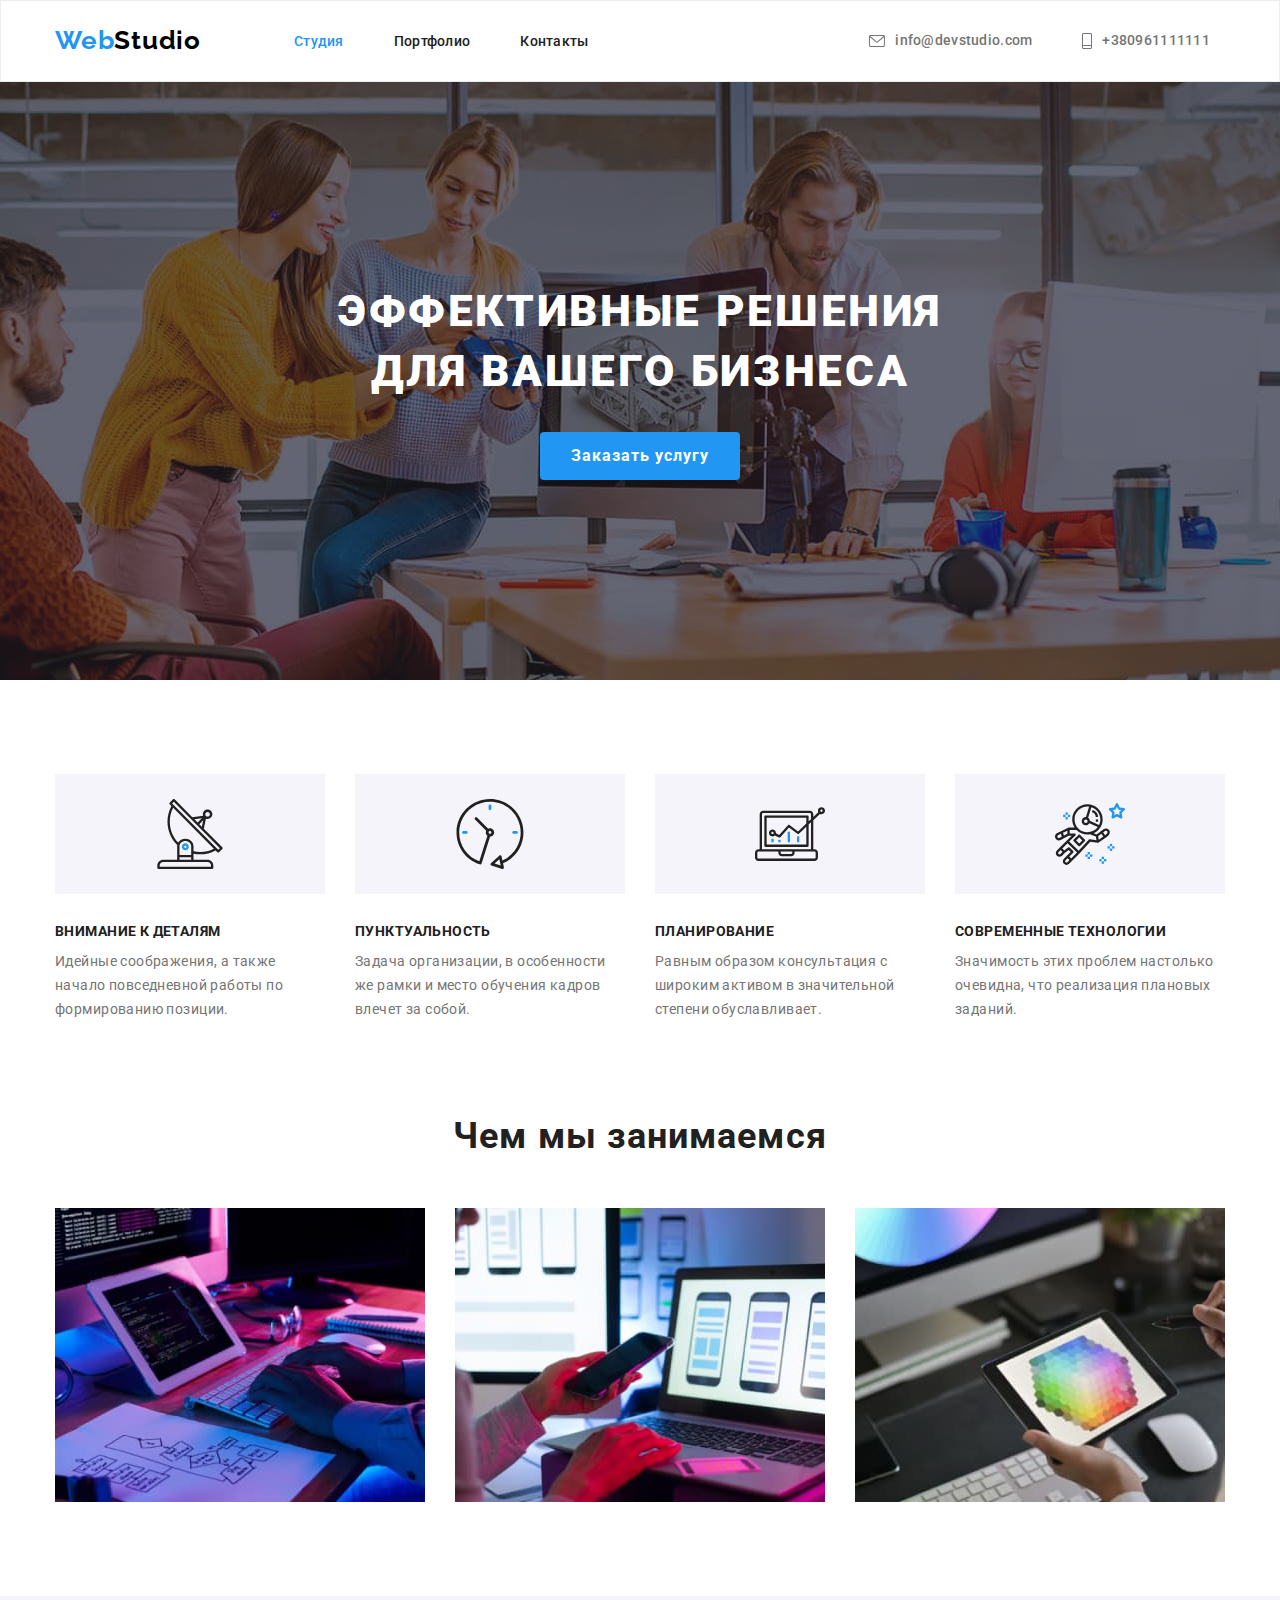
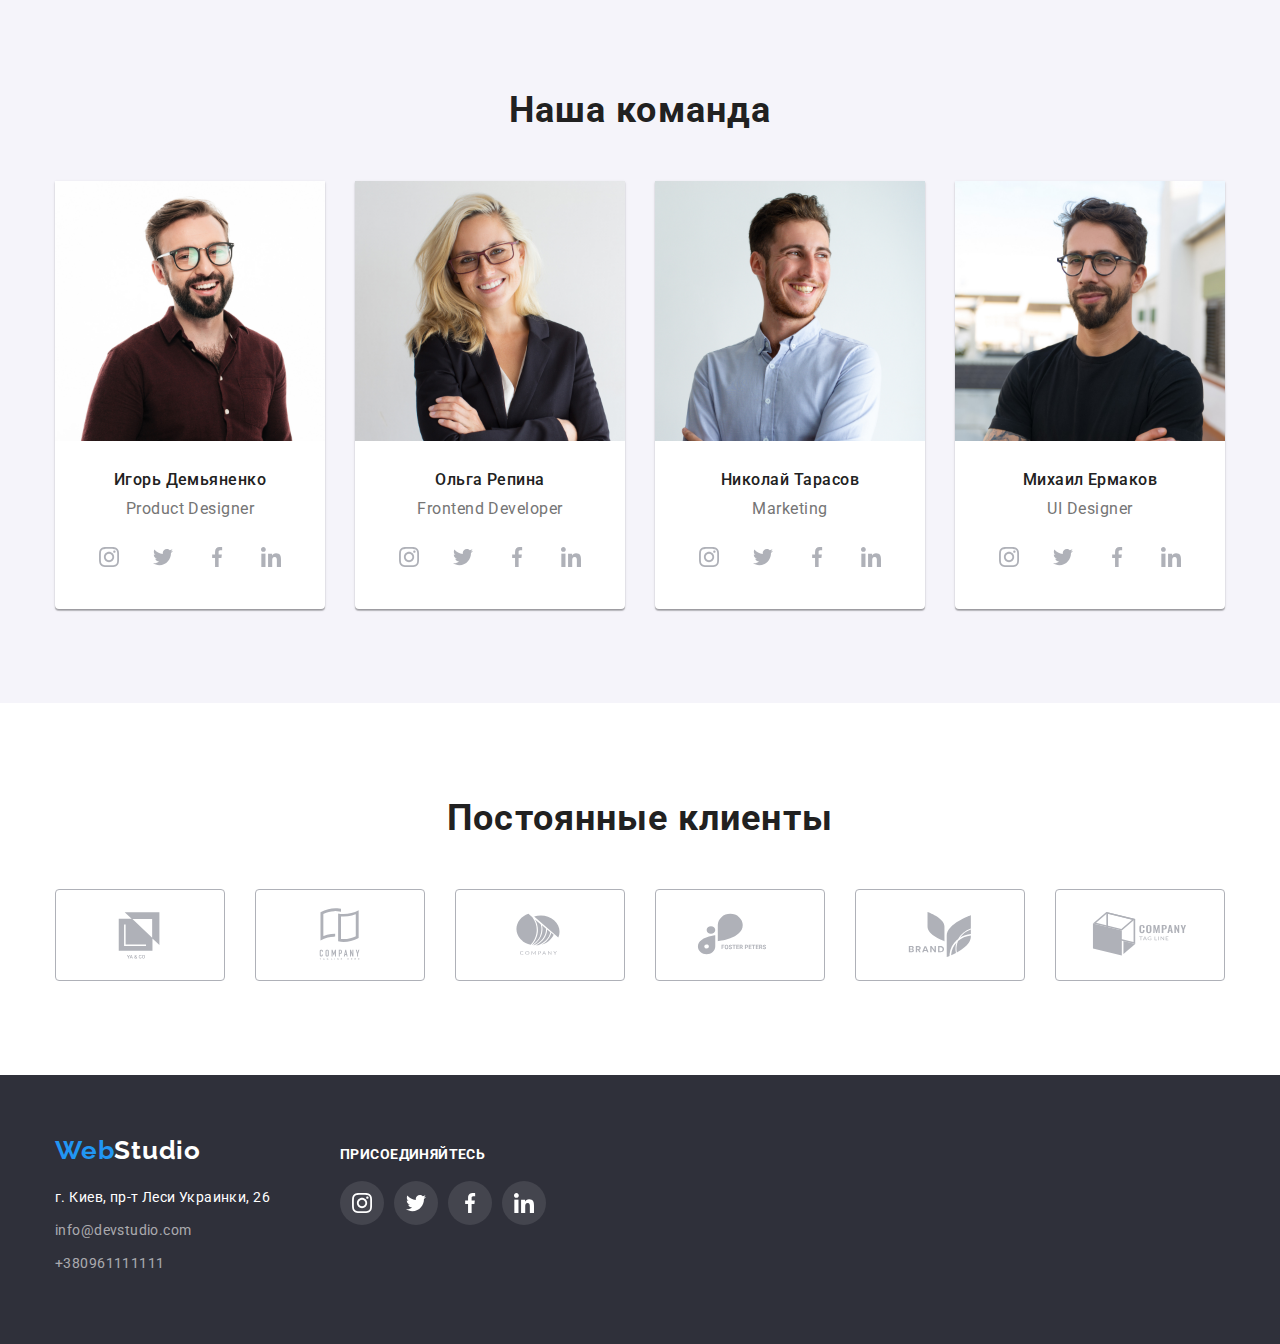
<file: index.html>
<!DOCTYPE html>
<html lang="ru">
<head>
    <meta charset="UTF-8">
    <meta http-equiv="X-UA-Compatible" content="IE=edge">
    <meta name="viewport" content="width=device-width, initial-scale=1.0">
    <title>Студия</title>
    <link href="https://fonts.googleapis.com/css2?family=Raleway:wght@700&family=Roboto:wght@400;500;700;900&display=swap" rel="stylesheet">
    <link rel="stylesheet" href="https://cdnjs.cloudflare.com/ajax/libs/modern-normalize/1.1.0/modern-normalize.css">
    <link rel="stylesheet" href="./css/reset.css">
    <link rel="stylesheet" href="./css/styles.css">
</head>
<body>
    <header class="page-header">
            <nav class="container main-nav">
                    <a href="/" class="logo-header">
                        <span class="accent">Web</span>Studio
                    </a> 
                <ul class="site-nav list">
                    <li class="item"><a class="link current" href="">Студия</a></li>
                    <li class="item"><a class="link" href="./portfolio.html">Портфолио</a></li>
                    <li class="item"><a class="link" href="">Контакты</a></li>
                </ul>
        
                <div class="container contacts-nav">
                    <ul class="contacts list">  
                        <li class="item-mail">
                            
                                <a class="item-mail-link" href="mailto:info@devstudio.com">info@devstudio.com
                                <svg class="item-mail-icon" width="16px" height="12px">
                                    <use href="./img/icons.svg#icon-mail"></use>
                                </svg>
                                </a>
                            
                        </li>
                        <li class="item-phone">
                                 <a class="item-phone-link" href="tel:+380961111111">+380961111111
                                <svg class="item-phone-icon" width="10px" height="16px">
                                    <use href="./img/icons.svg#icon-tel"></use>
                                </svg>
                                </a>
                            
                        </li>
                    </ul>
                </div>
            </nav>
    </header>
    <!-------------- ГЕРОЙ ------------------------------------------------------------>
 <main>
        <section class="hero">
            <div class="container container-hero">
                <h1 class="hero-title">ЭФФЕКТИВНЫЕ РЕШЕНИЯ ДЛЯ ВАШЕГО БИЗНЕСА</h1>
                <button type="button" class="button-hero">Заказать услугу</button>
            </div>
        </section>
    <!-------------- НАШИ ПРЕИМУЩЕСТВА ---------------------------------------------------------------------->
        <section class="section-benefits">
            <div class="container container-benefits">
            <ul class="benefits list">
                <li class="item">
                    <div class="benefits-logo">
                        <svg class="" width="70px" height="70px">
                            <use href="./img/icons.svg#icon-antenna"></use>
                        </svg>
                    </div>
                    <h3 class="title">ВНИМАНИЕ К ДЕТАЛЯМ</h3>
                    <p class="text">Идейные соображения, а также начало повседневной работы по формированию позиции.</p>
                </li>
                <li class="item">
                    <div class="benefits-logo">
                        <svg class="" width="70px" height="70px">
                            <use href="./img/icons.svg#icon-clock"></use>
                        </svg>
                    </div>
                    <h3 class="title">ПУНКТУАЛЬНОСТЬ</h3>
                    <p class="text">Задача организации, в особенности же рамки и место обучения кадров влечет за собой.</p>
                </li>
                <li class="item">
                    <div class="benefits-logo">
                        <svg class="" width="70px" height="70px">
                            <use href="./img/icons.svg#icon-diagram"></use>
                        </svg>
                    </div>
                    <h3 class="title">ПЛАНИРОВАНИЕ</h3>
                    <p class="text">Равным образом консультация с широким активом в значительной степени обуславливает.</p>
                </li>
                <li class="item">
                    <div class="benefits-logo">
                        <svg class="" width="70px" height="70px">
                            <use href="./img/icons.svg#icon-astronaut"></use>
                        </svg>
                    </div>
                    <h3 class="title">СОВРЕМЕННЫЕ ТЕХНОЛОГИИ</h3>
                    <p class="text">Значимость этих проблем настолько очевидна, что реализация плановых заданий.</p>
                </li>
            </ul>
            </div>
        </section>
        <!--  ЧЕМ МЫ ЗАНИМАЕМСЯ------------------------------------------------------------------------>
        <section class="section-photo">
            <div class="container container-photo">
                <h2 class="heading">Чем мы занимаемся</h2>
                    <ul class="photo list">
                        <li class="item">
                            <img src="./img/computer.jpeg" class="link" alt="Компьютер" width="370">
                        </li>
                        <li class="item">
                            <img src="./img/cellphone.jpeg" class="link" alt="Телефон" width="370">
                        </li>
                        <li class="item">
                            <img src="./img/tablet.jpeg" class="link" alt="Планшет" width="370">
                        </li>
                    </ul>
             </div>
        </section>
        <!-- НАША КОМАНДА---------------------------------------------------------------------- -->
        <section class="section-team">
            <div class="container main-team">
                <h2 class="heading">Наша команда</h2>
                    <ul class="team list">
                        <li class="item">
                            <img src="./img/igordemjanenko.jpeg" class="link" alt="IgorDemjanenko" width="270">
                            <div class="text-block">
                                <h3 class="title">Игорь Демьяненко</h3>
                                <p class="text">Product Designer</p>
                                <ul class="team-social-list list">
                                    <li class="team-socail-item">
                                        <a href="" class="team-social-link">
                                            <svg class="team-social-icon" width="20px" height="20px">
                                                <use href="./img/icons.svg#icon-instagram"></use>
                                            </svg>
                                        </a>
                                    </li>
                                    <li class="team-socail-item">
                                        <a href="" class="team-social-link">
                                            <svg class="team-social-icon" width="20px" height="20px">
                                                <use href="./img/icons.svg#icon-twitter"></use>
                                            </svg>
                                        </a>
                                    </li>
                                    <li class="team-socail-item">
                                        <a href="" class="team-social-link">
                                            <svg class="team-social-icon" width="20px" height="20px">
                                                <use href="./img/icons.svg#icon-facebook"></use>
                                            </svg>
                                        </a>
                                    </li>
                                    <li class="team-socail-item">
                                        <a href="" class="team-social-link">
                                            <svg class="team-social-icon" width="20px" height="20px">
                                                <use href="./img/icons.svg#icon-linkedin"></use>
                                            </svg>
                                        </a>
                                    </li>
                                </ul>
                            </div>
                        </li>
                        <li class="item">
                            <img src="./img/olgarepina.jpeg" class="link" alt="OlgaRepina" width="270">
                            <div class="text-block">
                                <h3 class="title">Ольга Репина</h3>
                                <p class="text">Frontend Developer</p>
                                <ul class="team-social-list list">
                                    <li class="team-socail-item">
                                        <a href="" class="team-social-link">
                                            <svg class="team-social-icon" width="20px" height="20px">
                                                <use href="./img/icons.svg#icon-instagram"></use>
                                            </svg>
                                        </a>
                                    </li>
                                    <li class="team-socail-item">
                                        <a href="" class="team-social-link">
                                            <svg class="team-social-icon" width="20px" height="20px">
                                                <use href="./img/icons.svg#icon-twitter"></use>
                                            </svg>
                                        </a>
                                    </li>
                                    <li class="team-socail-item">
                                        <a href="" class="team-social-link">
                                            <svg class="team-social-icon" width="20px" height="20px">
                                                <use href="./img/icons.svg#icon-facebook"></use>
                                            </svg>
                                        </a>
                                    </li>
                                    <li class="team-socail-item">
                                        <a href="" class="team-social-link">
                                            <svg class="team-social-icon" width="20px" height="20px">
                                                <use href="./img/icons.svg#icon-linkedin"></use>
                                            </svg>
                                        </a>
                                    </li>
                                </ul>
                            </div>
                        </li>
                        <li class="item">
                            <img src="./img/nikolaytarasov.jpeg" class="link" alt="NikolayTarasov" width="270">
                            <div class="text-block">
                                <h3 class="title">Николай Тарасов</h3>
                                <p class="text">Marketing</p>
                                <ul class="team-social-list list">
                                    <li class="team-socail-item">
                                        <a href="" class="team-social-link">
                                            <svg class="team-social-icon" width="20px" height="20px">
                                                <use href="./img/icons.svg#icon-instagram"></use>
                                            </svg>
                                        </a>
                                    </li>
                                    <li class="team-socail-item">
                                        <a href="" class="team-social-link">
                                            <svg class="team-social-icon" width="20px" height="20px">
                                                <use href="./img/icons.svg#icon-twitter"></use>
                                            </svg>
                                        </a>
                                    </li>
                                    <li class="team-socail-item">
                                        <a href="" class="team-social-link">
                                            <svg class="team-social-icon" width="20px" height="20px">
                                                <use href="./img/icons.svg#icon-facebook"></use>
                                            </svg>
                                        </a>
                                    </li>
                                    <li class="team-socail-item">
                                        <a href="" class="team-social-link">
                                            <svg class="team-social-icon" width="20px" height="20px">
                                                <use href="./img/icons.svg#icon-linkedin"></use>
                                            </svg>
                                        </a>
                                    </li>
                                </ul>
                            </div>
                        </li>
                        <li class="item">
                            <img src="./img/mikhailermakov.jpeg" class="link" alt="MikhailErmakov" width="270">
                            <div class="text-block">
                                <h3 class="title">Михаил Ермаков</h3>
                                <p class="text">UI Designer</p>
                                <ul class="team-social-list list">
                                    <li class="team-socail-item">
                                        <a href="" class="team-social-link">
                                            <svg class="team-social-icon" width="20px" height="20px">
                                                <use href="./img/icons.svg#icon-instagram"></use>
                                            </svg>
                                        </a>
                                    </li>
                                    <li class="team-socail-item">
                                        <a href="" class="team-social-link">
                                            <svg class="team-social-icon" width="20px" height="20px">
                                                <use href="./img/icons.svg#icon-twitter"></use>
                                            </svg>
                                        </a>
                                    </li>
                                    <li class="team-socail-item">
                                        <a href="" class="team-social-link">
                                            <svg class="team-social-icon" width="20px" height="20px">
                                                <use href="./img/icons.svg#icon-facebook"></use>
                                            </svg>
                                        </a>
                                    </li>
                                    <li class="team-socail-item">
                                        <a href="" class="team-social-link">
                                            <svg class="team-social-icon" width="20px" height="20px">
                                                <use href="./img/icons.svg#icon-linkedin"></use>
                                            </svg>
                                        </a>
                                    </li>
                                </ul>
                            </div>
                        </li>
                    </ul>
            </div>
        </section>   
</main>
<!---------------ПОСТОЯННЫЕ КЛИЕНТЫ------------------------------------------------------------------------------------------------>
<section class="section-clients">
    <div class="container-clients">
        <h2 class="heading">Постоянные клиенты</h2>
        <ul class="clients list">     
                <li class="clients-item">
                        <a href="" class="clients-link">
                            <svg class="clients-icon" width="106px" height="60px">
                                <use href="./img/icons.svg#icon-Logo-1"></use>
                            </svg>
                        </a>  
                </li>    
                <li class="clients-item">
                        <a href="" class="clients-link">
                            <svg class="clients-icon" width="106px" height="60px">
                                <use href="./img/icons.svg#icon-Logo-2"></use>
                            </svg>
                        </a>
                </li> 
                <li class="clients-item">
                        <a href="" class="clients-link">
                            <svg class="clients-icon" width="106px" height="60px">
                                <use href="./img/icons.svg#icon-Logo-3"></use>
                            </svg>
                        </a>
                </li>
                <li class="clients-item"> 
                        <a href="" class="clients-link">
                            <svg class="clients-icon" width="106px" height="60px">
                                <use href="./img/icons.svg#icon-Logo-4"></use>
                            </svg>
                        </a>    
                </li>
                <li class="clients-item">
                        <a href="" class="clients-link">
                            <svg class="clients-icon" width="106px" height="60px">
                                <use href="./img/icons.svg#icon-Logo-5"></use>
                            </svg>
                        </a>
                </li>
                <li class="clients-item">
                        <a href="" class="clients-link">
                            <svg class="clients-icon" width="106px" height="60px">
                                <use href="./img/icons.svg#icon-Logo-6"></use>
                            </svg>
                        </a>
                </li>
        </ul>
    </div>
</section>

<!---------------FOOTER------------------------------------------------------------------------------------------------>
<footer class="footer "> 
    <div class="main-footer container">
        <div class=" footer-left">
            <a href="/" class="logo-footer">
                <span class="accent">Web</span>Studio
            </a>
            <address class="address">
                <p><a class="location" href="https://goo.gl/maps/oMh32FFDdAk15GPm8" target="_blank"> г. Киев, пр-т Леси Украинки, 26</a></p>
                <p><a class="item" href="mailto:info@devstudio.com">info@devstudio.com</a></p>
                <p><a class="item" href="tel:+380961111111">+380961111111</a></p>
            </address>
        </div>
        <div class=" footer-right">
            <h3 class="title">ПРИСОЕДИНЯЙТЕСЬ</h3>
            <ul class="footer-list list">
                <li class="item">
                    <a href="" class="footer-right-link">
                    <svg class="footer-right-logo" width="20px" height="20px">
                        <use href="./img/icons.svg#icon-instagram"></use>
                    </svg>
                    </a>
                </li>
                <li class="item">
                    <a href="" class="footer-right-link">
                    <svg class="footer-right-logo" width="20px" height="20px">
                        <use href="./img/icons.svg#icon-twitter"></use>
                    </svg>
                    </a>
                </li>
                <li class="item">
                    <a href="" class="footer-right-link">
                    <svg class="footer-right-logo" width="20px" height="20px">
                        <use href="./img/icons.svg#icon-facebook"></use>
                    </svg>
                    </a>
                </li>
                <li class="item">
                    <a href="" class="footer-right-link">
                    <svg class="footer-right-logo" width="20px" height="20px">
                        <use href="./img/icons.svg#icon-linkedin"></use>
                    </svg>
                    </a>
                </li>
            </ul>
        </div>
    </div>
</footer>
</body>
</html>
</file>
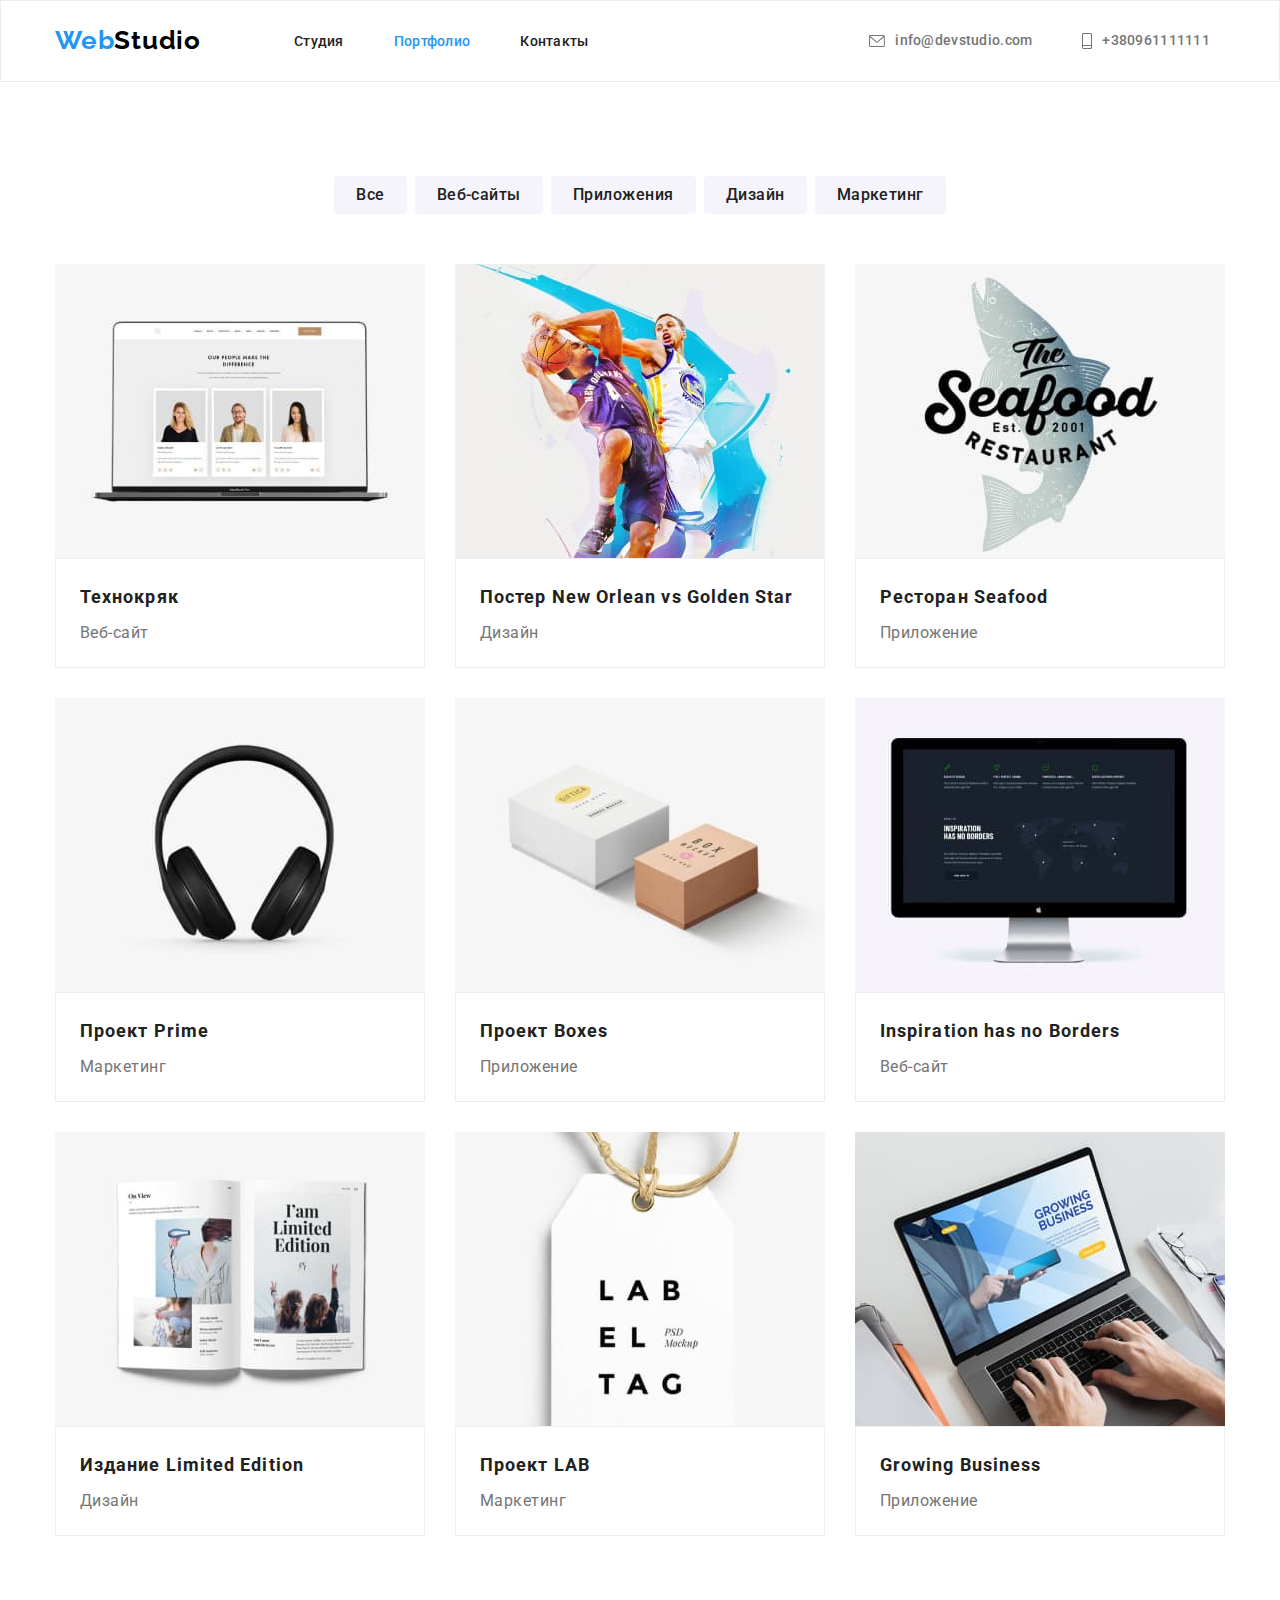
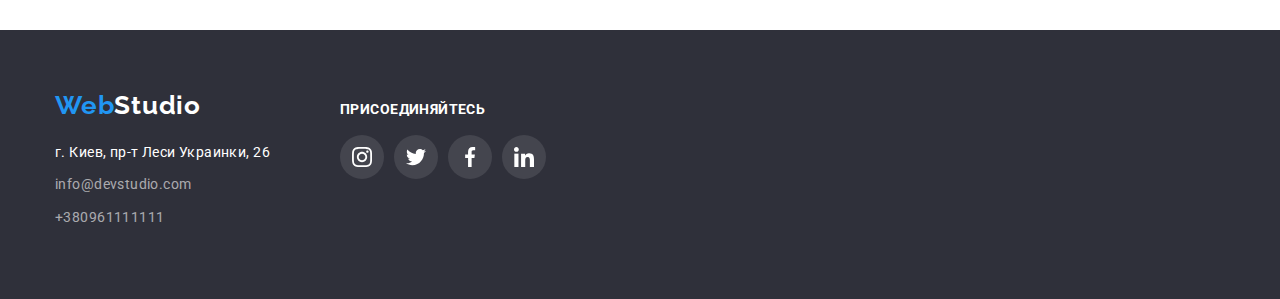
<file: portfolio.html>
<!DOCTYPE html>
<html lang="ru">
<head>
    <meta charset="UTF-8">
    <meta http-equiv="X-UA-Compatible" content="IE=edge">
    <meta name="viewport" content="width=device-width, initial-scale=1.0">
    <title>Портфолио</title>
    <link href="https://fonts.googleapis.com/css2?family=Raleway:wght@700&family=Roboto:wght@400;500;700;900&display=swap" rel="stylesheet">
    <link rel="stylesheet" href="https://cdnjs.cloudflare.com/ajax/libs/modern-normalize/1.1.0/modern-normalize.css">
    <link rel="stylesheet" href="./css/reset.css">
    <link rel="stylesheet" href="./css/styles.css">
    
</head>
<body>
    <header class="page-header">
            <nav class="container main-nav">
                <a href="/" class="logo-header">
                    <span class="accent">Web</span>Studio
                </a>
                <ul class="site-nav list">
                    <li class="item"><a class="link" href="./index.html">Студия</a></li>
                    <li class="item"><a class="link current" href="">Портфолио</a></li>
                    <li class="item"><a class="link" href="">Контакты</a></li>
                </ul>
                <div class="container contacts-nav">
                    <ul class="contacts list">
                        <li class="item-mail">
                
                            <a class="item-mail-link" href="mailto:info@devstudio.com">info@devstudio.com
                                <svg class="item-mail-icon" width="16px" height="12px">
                                    <use href="./img/icons.svg#icon-mail"></use>
                                </svg>
                            </a>
                
                        </li>
                        <li class="item-phone">
                            <a class="item-phone-link" href="tel:+380961111111">+380961111111
                                <svg class="item-phone-icon" width="10px" height="16px">
                                    <use href="./img/icons.svg#icon-tel"></use>
                                </svg>
                            </a>
                
                        </li>
                    </ul>
                </div>
            </nav>
    </header>
    <main>
    <!------- МЕНЮ СЕКЦИИ ПОРТФОЛИО  ---------------------------------------------------------------------->
        <section class="section-portfolio">
                <div class="container container-portfolio">
                    <h2 hidden>Меню секции портфолио</h2>
                    <ul class="filter list">
                        <li class="item">
                            <button class="button">Все</button>
                        </li>
                        <li class="item">
                            <button class="button">Веб-сайты</button>
                        </li>
                        <li class="item">
                            <button class="button">Приложения</button>
                        </li>
                        <li class="item">
                            <button class="button">Дизайн</button>
                        </li>
                        <li class="item">
                            <button class="button">Маркетинг</button>
                        </li>  
                    </ul>
                </div>
             
    <!------------ ПРИМЕРЫ РАБОТ  ------------------------------------------------------------------------------>
            <div class="container work-exemples">
                <ul class="exemples list">
                    <li class="item">
                        <div class="examples-border">
                            <a href="#"><img src="./img/portfolio-technokrjak.jpeg" class="link" width="370" alt="портфолио веб-сайта"></a>
                            <div class="border">
                                <h3 class="title">Технокряк</h3>
                                <p class="text">Веб-сайт</p>
                            </div>
                        </div>
                    </li>
                    <li class="item">
                        <div class="examples-border">
                            <a href="#"><img src="./img/portfolio-poster.jpeg" class="link" width="370" alt="портфолио дизайна постера"></a>
                            <div class="border">
                                <h3 class="title">Постер New Orlean vs Golden Star</h3>
                                <p class="text">Дизайн</p>
                            </div>
                        </div>
                    </li>
                    <li class="item">
                        <div class="examples-border">
                            <a href="#"><img src="./img/portfolio-seafood.jpeg" class="link" width="370" alt="портфолио ресторана"></a>
                            <div class="border">
                                <h3 class="title">Ресторан Seafood</h3>
                                <p class="text">Приложение</p>
                            </div>
                        </div>
                    </li>
                    <li class="item">
                        <div class="examples-border">
                            <a href="#"><img src="./img/portfolio-prime.jpeg" class="link" width="370" alt="портфолио проект прайм"></a>
                            <div class="border">
                                <h3 class="title">Проект Prime</h3>
                                <p class="text">Маркетинг</p>
                            </div>
                        </div>
                    </li>
                    <li class="item">
                        <div class="examples-border">
                            <a href="#"><img src="./img/portfolio-boxes.jpeg" class="link" width="370" alt="портфолио проекта боксес"></a>
                            <div class="border">
                                <h3 class="title">Проект Boxes</h3>
                                <p class="text">Приложение</p>
                            </div>
                        </div>
                    </li>
                    <li class="item">
                        <div class="examples-border">
                            <a href="#"><img src="./img/portfolio-inspiration.jpeg" class="link" width="370" alt="портфолио веб-сайта"></a>
                            <div class="border">
                                <h3 class="title">Inspiration has no Borders</h3>
                                <p class="text">Веб-сайт</p>
                            </div>
                        </div>
                    </li>
                    <li class="item">
                        <div class="examples-border">
                            <a href="#"><img src="./img/portfolio-limitededition.jpeg" class="link" width="370" alt="портфолио дизайна издания"></a>
                            <div class="border">
                                <h3 class="title">Издание Limited Edition</h3>
                                <p class="text">Дизайн</p>
                            </div>
                        </div>
                    </li>
                    <li class="item">
                        <div class="examples-border">
                            <a href="#"><img src="./img/portfolio-lab.jpeg" width="370" class="link" alt="портфолио проекта лаб"></a>
                            <div class="border">
                                <h3 class="title">Проект LAB</h3>
                                <p class="text">Маркетинг</p>
                            </div>
                        </div>
                    </li>
                    <li class="item">
                        <div class="examples-border">
                            <a href="#"><img src="./img/portfolio-growingbusines.jpeg" class="link" width="370" alt="портфолио приложения"></a>
                            <div class="border">
                                <h3 class="title">Growing Business</h3>
                                <p class="text">Приложение</p>
                            </div>
                        </div>
                    </li>
                </ul>
            </div>
        </section>
 </main>
<!---------------FOOTER------------------------------------------------------------------------------------------------>
    <footer class="footer ">
        <div class="main-footer container">
            <div class=" footer-left">
                <a href="/" class="logo-footer">
                    <span class="accent">Web</span>Studio
                </a>
                <address class="address">
                    <p><a class="location" href="https://goo.gl/maps/oMh32FFDdAk15GPm8" target="_blank"> г. Киев, пр-т Леси
                            Украинки, 26</a></p>
                    <p><a class="item" href="mailto:info@devstudio.com">info@devstudio.com</a></p>
                    <p><a class="item" href="tel:+380961111111">+380961111111</a></p>
                </address>
            </div>
            <div class=" footer-right">
                <h3 class="title">ПРИСОЕДИНЯЙТЕСЬ</h3>
                <ul class="footer-list list">
                    <li class="item">
                        <a href="" class="footer-right-link">
                            <svg class="footer-right-logo" width="20px" height="20px">
                                <use href="./img/icons.svg#icon-instagram"></use>
                            </svg>
                        </a>
                    </li>
                    <li class="item">
                        <a href="" class="footer-right-link">
                            <svg class="footer-right-logo" width="20px" height="20px">
                                <use href="./img/icons.svg#icon-twitter"></use>
                            </svg>
                        </a>
                    </li>
                    <li class="item">
                        <a href="" class="footer-right-link">
                            <svg class="footer-right-logo" width="20px" height="20px">
                                <use href="./img/icons.svg#icon-facebook"></use>
                            </svg>
                        </a>
                    </li>
                    <li class="item">
                        <a href="" class="footer-right-link">
                            <svg class="footer-right-logo" width="20px" height="20px">
                                <use href="./img/icons.svg#icon-linkedin"></use>
                            </svg>
                        </a>
                    </li>
                </ul>
            </div>
        </div>
    </footer>
</body>
</html>
</file>
<file: css/styles.css>
:root {
  --primary-title-color: #212121;
  --text-color: #757575;
  --primary-bg-color: #ffffff;
  --accent-color: #2196f3;
}

body {
  background-color: var(--primary-bg-color);
  color: var(--primary-title-color);
  font-family: roboto, sans-serif;
}
.list {
  text-decoration: none;
  list-style: none;
  padding: 0;
  margin: 0;
}
.logo-header {
  display: flex;
  align-items: center;
  padding-top: 24px;
  padding-bottom: 25px;

  color: #000000;
  font-family: raleway, sans-serif;
  font-size: 26px;
  line-height: 1.19;
  letter-spacing: 0.03em;
  font-weight: 700;
  text-decoration: none;
}

.logo-footer {
  display: flex;
  align-items: center;
  margin-bottom: 20px;

  color: #ffffff;
  font-family: raleway, sans-serif;
  font-size: 26px;
  line-height: 1.19;
  letter-spacing: 0.03em;
  font-weight: 700;
  text-decoration: none;
}

.accent {
  color: var(--accent-color);
}
.active-link:hover,
.active-link:focus {
  color: var(--accent-color);
}

.container {
  width: 1200px;
  padding-left: 15px;
  padding-right: 15px;
  margin-left: auto;
  margin-right: auto;
  /* outline: 2px solid tomato; */
}

/* ----------------------НАВИГАЦИЯ------------------------------------------------------------------------------------ */
.page-header {
  border: 1px solid #ececec;
}

.main-nav {
  display: flex;
  align-items: center;
}
.site-nav {
  display: flex;
  align-items: center;
  margin-left: 93px;
}
.site-nav .item {
  margin-right: 50px;
}
.site-nav .item:last-child {
  margin-right: 0;
}

.site-nav .link {
  padding-top: 32px;
  padding-bottom: 32px;

  color: var(--primary-title-color);
  font-weight: 500;
  font-size: 14px;
  line-height: 1.14;
  letter-spacing: 0.02em;
  text-decoration: none;
}
.site-nav .link:hover,
.site-nav .link:focus {
  color: var(--accent-color);
}
.site-nav .link.current {
  color: var(--accent-color);
}
.site-nav .link {
  cursor: pointer;
}

/* ----------------------РАЗДЕЛ КОНТАКТЫ В НАВИГАЦИИ------------------------------------------------------------------------ */

.contacts {
  display: flex;
  justify-content: flex-end;
  align-items: center;

  color: var(--text-color);
}
.item-mail-link,
.item-phone-link {
  padding-top: 32px;
  padding-bottom: 32px;
  text-decoration: none;
  padding: 32px 0;
  flex-direction: row-reverse;
  display: flex;
  color: var(--text-color);
}

.item-mail-icon,
.item-phone-icon {
  fill: currentColor;
  cursor: pointer;
  align-self: center;
  margin-right: 10px;
}
.item-mail-link {
  display: flex;
  align-items: center;
}
.item-mail-link:hover,
.item-mail-link:focus {
  color: var(--accent-color);
}
.item-mail-link:hover .item-mail-link,
.item-mail-link:focus .item-mail-link {
  color: var(--accent-color);
}
.item-phone-link:hover,
.item-phone-link:focus {
  color: var(--accent-color);
}
.item-phone-link:hover .item-phone-link,
.item-phone-link:focus .item-phone-link {
  color: var(--accent-color);
}

.contacts .item-mail + .item-phone {
  margin-left: 50px;
}
.contacts .item-mail,
.contacts .item-phone {
  display: flex;
  font-weight: 500;
  font-size: 14px;
  line-height: 1.14;
  letter-spacing: 0.02em;
  text-decoration: none;
}
/* ----------------------ГЕРОЙ------------------------------------------------------------------------------------------- */
.hero {
  background-color: #2f303a;
  background-image: linear-gradient(
      rgba(47, 48, 58, 0.4),
      rgba(47, 48, 58, 0.4)
    ),
    url(../img/hero-image.jpeg);
  background-position: center;
  background-repeat: no-repeat;
  padding-top: 200px;
  padding-bottom: 200px;
  text-align: center;
}

.hero-title {
  margin-left: auto;
  margin-right: auto;
  max-width: 696px;
  margin-bottom: 30px;
  color: #ffffff;
  font-size: 44px;
  line-height: 1.36;
  letter-spacing: 0.06em;
  font-weight: 900;
}

.button-hero:hover,
.button-hero:focus {
  color: var(--accent-color);
  color: #ffffff;
}
.button-hero {
  cursor: pointer;
}
.button-hero {
  padding: 10px 22px;
}
.button-hero {
  background-color: var(--accent-color);
  color: #ffffff;
  box-shadow: 0px 4px 4px rgba(0, 0, 0, 0.15);
  font-size: 16px;
  line-height: 1.8;
  letter-spacing: 0.06em;
  font-weight: 700;
  border-radius: 4px;
  border-style: none;
  min-width: 200px;
}
/* ----------------------НАШИ ПРЕИМУЩЕСТВА-------------------------------------------------------------------------------- */
.section-benefits {
  padding-top: 94px;
  padding-bottom: 94px;
}
.benefits {
  display: flex;
}
.benefits .item {
  width: 270px;
  margin-right: 30px;
}
.benefits .item:last-child {
  margin-right: 0;
}
.benefits .title {
  margin-bottom: 10px;
  font-weight: 700;
  font-size: 14px;
  line-height: 1.14;
  letter-spacing: 0.03em;
}
.benefits .text {
  font-size: 14px;
  line-height: 1.7;
  letter-spacing: 0.03em;
  color: var(--text-color);
}
.benefits-logo {
  width: 270px;
  height: 120px;
  margin-bottom: 30px;
  background-color: #f5f4fa;
  display: flex;
  justify-content: center;
  align-items: center;
}
/* ----------------------ЧЕМ МЫ ЗАНИМАЕМСЯ--------------------------------------------------------------------------------- */
.photo {
  display: flex;
}

.section-photo {
  padding-bottom: 94px;
}
.heading {
  margin-bottom: 50px;
}
.photo .item {
  margin-right: 30px;
}
.photo .item:last-child {
  margin-right: 0;
}

.section-photo .heading,
.section-team .heading {
  font-weight: 700;
  font-size: 36px;
  line-height: 1.16;
  text-align: center;
  letter-spacing: 0.03em;
}

/* ----------------------НАША КОМАНДА-------------------------------------------------------------------------------------- */

.section-team {
  background-color: #f5f4fa;
  padding-top: 94px;
  padding-bottom: 94px;
}
.team {
  display: flex;
}
.team .item {
  justify-content: center;
  background: #ffffff;
  box-shadow: 0px 1px 3px rgba(0, 0, 0, 0.12), 0px 1px 1px rgba(0, 0, 0, 0.14),
    0px 2px 1px rgba(0, 0, 0, 0.2);
  border-radius: 0px 0px 4px 4px;
  margin-right: 30px;
}
.team .item:last-child {
  margin-right: 0;
}
.text-block {
  text-align: center;
  padding: 30px;
}
.team .title {
  padding-bottom: 10px;
  font-weight: 500;
  font-size: 16px;
  line-height: 1.18;
  letter-spacing: 0.03em;
}
.team .text {
  color: var(--text-color);
  font-size: 16px;
  line-height: 1.18;
  letter-spacing: 0.03em;
  margin-bottom: 16px;
}
.team-social-list {
  display: flex;
  justify-content: center;
}
.team-socail-item + .team-socail-item {
  margin-left: 10px;
}
.team-social-link {
  display: flex;
  justify-content: center;
  align-items: center;
  border-radius: 50%;
  width: 44px;
  height: 44px;
  color: #afb1b8;
}

.team-social-icon {
  fill: currentColor;
}
.team-social-link:hover,
.team-social-link:focus {
  background-color: #2196f3;
  color: #ffffff;
}
/* ---------------ПОСТОЯННЫЕ КЛИЕНТЫ----------------------------------------------------------------------------------------- */
.clients {
  display: flex;
  justify-content: center;
}

.clients-icon {
  fill: currentColor;
}

.clients-link:hover,
.clients-link:focus {
  color: var(--accent-color);
  border-color: var(--accent-color);
  outline: none;
}

.section-clients {
  justify-content: center;
  padding-top: 94px;
  padding-bottom: 94px;
}

.clients-link {
  display: flex;
  justify-content: center;
  align-items: center;
  width: 170px;
  height: 92px;
  border: 1px solid #afb1b8;
  box-sizing: border-box;
  color: #afb1b8;
  border-radius: 4px;
}
.clients-item {
  margin-right: 30px;
}
.clients-item:last-child {
  margin-right: 0;
}

.section-clients .heading {
  font-size: 36px;
  line-height: 42px;
  text-align: center;
  letter-spacing: 0.03em;
}

/* ------------- МЕНЮ СЕКЦИИ ПОРТФОЛИО --------------------------------------------------------------------------------------- */

.section-portfolio {
  padding-top: 94px;
  padding-bottom: 94px;
}
.container-portfolio {
  margin-bottom: 50px;
}

.filter {
  display: flex;
  justify-content: center;
}
.filter .item {
  margin-right: 8px;
}
.filter .item:last-child {
  margin-right: 0;
}

.button:hover,
.button:focus {
  background-color: var(--accent-color);
  color: #ffffff;
  box-shadow: 0px 3px 1px rgba(0, 0, 0, 0.1), 0px 1px 2px rgba(0, 0, 0, 0.08),
    0px 2px 2px rgba(0, 0, 0, 0.12);
}
.button {
  cursor: pointer;
}
.button {
  background-color: #f5f4fa;
  color: var(--primary-title-color);
  font-family: inherit;
  font-weight: 500;
  font-size: 16px;
  line-height: 1.6;
  letter-spacing: 0.03em;
  border-radius: 4px;
  border-style: none;
  padding: 6px 22px;
  text-align: center;
}

/* ---------------- ПРИМЕРЫ РАБОТ ------------------------------------------------------------------------------------------- */

.border {
  background: #ffffff;
  border: 1px solid #eeeeee;
  box-sizing: border-box;
  padding: 20px 24px;
}
.examples-border:hover,
.examples-border:focus {
  box-shadow: 0px 1px 1px rgba(0, 0, 0, 0.12), 0px 4px 4px rgba(0, 0, 0, 0.06),
    1px 4px 6px rgba(0, 0, 0, 0.16);
}

.exemples {
  display: flex;
  flex-wrap: wrap;
}

.exemples .item {
  width: 370px;
  height: 404px;
  margin-right: 30px;
  margin-bottom: 30px;
}
.exemples .item:nth-last-child(-n + 3) {
  margin-bottom: 0;
}

.exemples .item:nth-child(3n) {
  margin-right: 0;
}
.exemples .title {
  font-weight: 700;
  font-size: 18px;
  line-height: 2;
  letter-spacing: 0.06em;
  margin-bottom: 4px;
}
.exemples .text {
  color: var(--text-color);
}
.exemples .text {
  font-size: 16px;
  line-height: 1.8;
  letter-spacing: 0.03em;
}

/* -----------FOOTER---------------------------------------------------------------------------------------------------------- */
.footer {
  background-color: #2f303a;
  padding-top: 60px;
  padding-bottom: 60px;
}
.main-footer {
  display: flex;
}
.footer-right {
  margin-left: 70px;
  align-self: baseline;
}
.footer-left {
  margin: 0;
  align-self: baseline;
}
.footer-right .title {
  font-weight: 700;
  font-size: 14px;
  line-height: 0.9;
  letter-spacing: 0.03em;
  color: var(--primary-bg-color);
  margin-bottom: 20px;
}

.footer-list {
  display: flex;
  justify-content: center;
}
.footer-list .item {
  margin-right: 10px;
}
.footer-list .item:last-child {
  margin-right: 0;
}
.footer-right-link {
  display: flex;
  justify-content: center;
  align-items: center;
  border-radius: 50%;
  width: 44px;
  height: 44px;
  color: var(--primary-bg-color);
  background: rgba(255, 255, 255, 0.1);
}
.footer-right-logo {
  background-position: center;
}
.footer-right-logo {
  fill: currentColor;
}
.footer-right-link:hover,
.footer-right-link:focus {
  background-color: var(--accent-color);
  color: var(--primary-bg-color);
}
.address {
  font-size: 14px;
  line-height: 1.7;
  letter-spacing: 0.03em;
  font-style: normal;
}
.address p {
  margin-bottom: 9px;
}
.address.location:hover,
.address .location:focus {
  color: var(--accent-color);
}
.address .location {
  color: #ffffff;
  text-decoration: none;
}
/* -----почта/телефон----------------------------------------------------------------------------------------------------- */
.address .item,
.address .location {
  cursor: pointer;
}

.address .item {
  color: rgba(255, 255, 255, 0.6);
  text-decoration: none;
}
.address .item:hover,
.address .item:focus {
  color: var(--accent-color);
}
</file>
